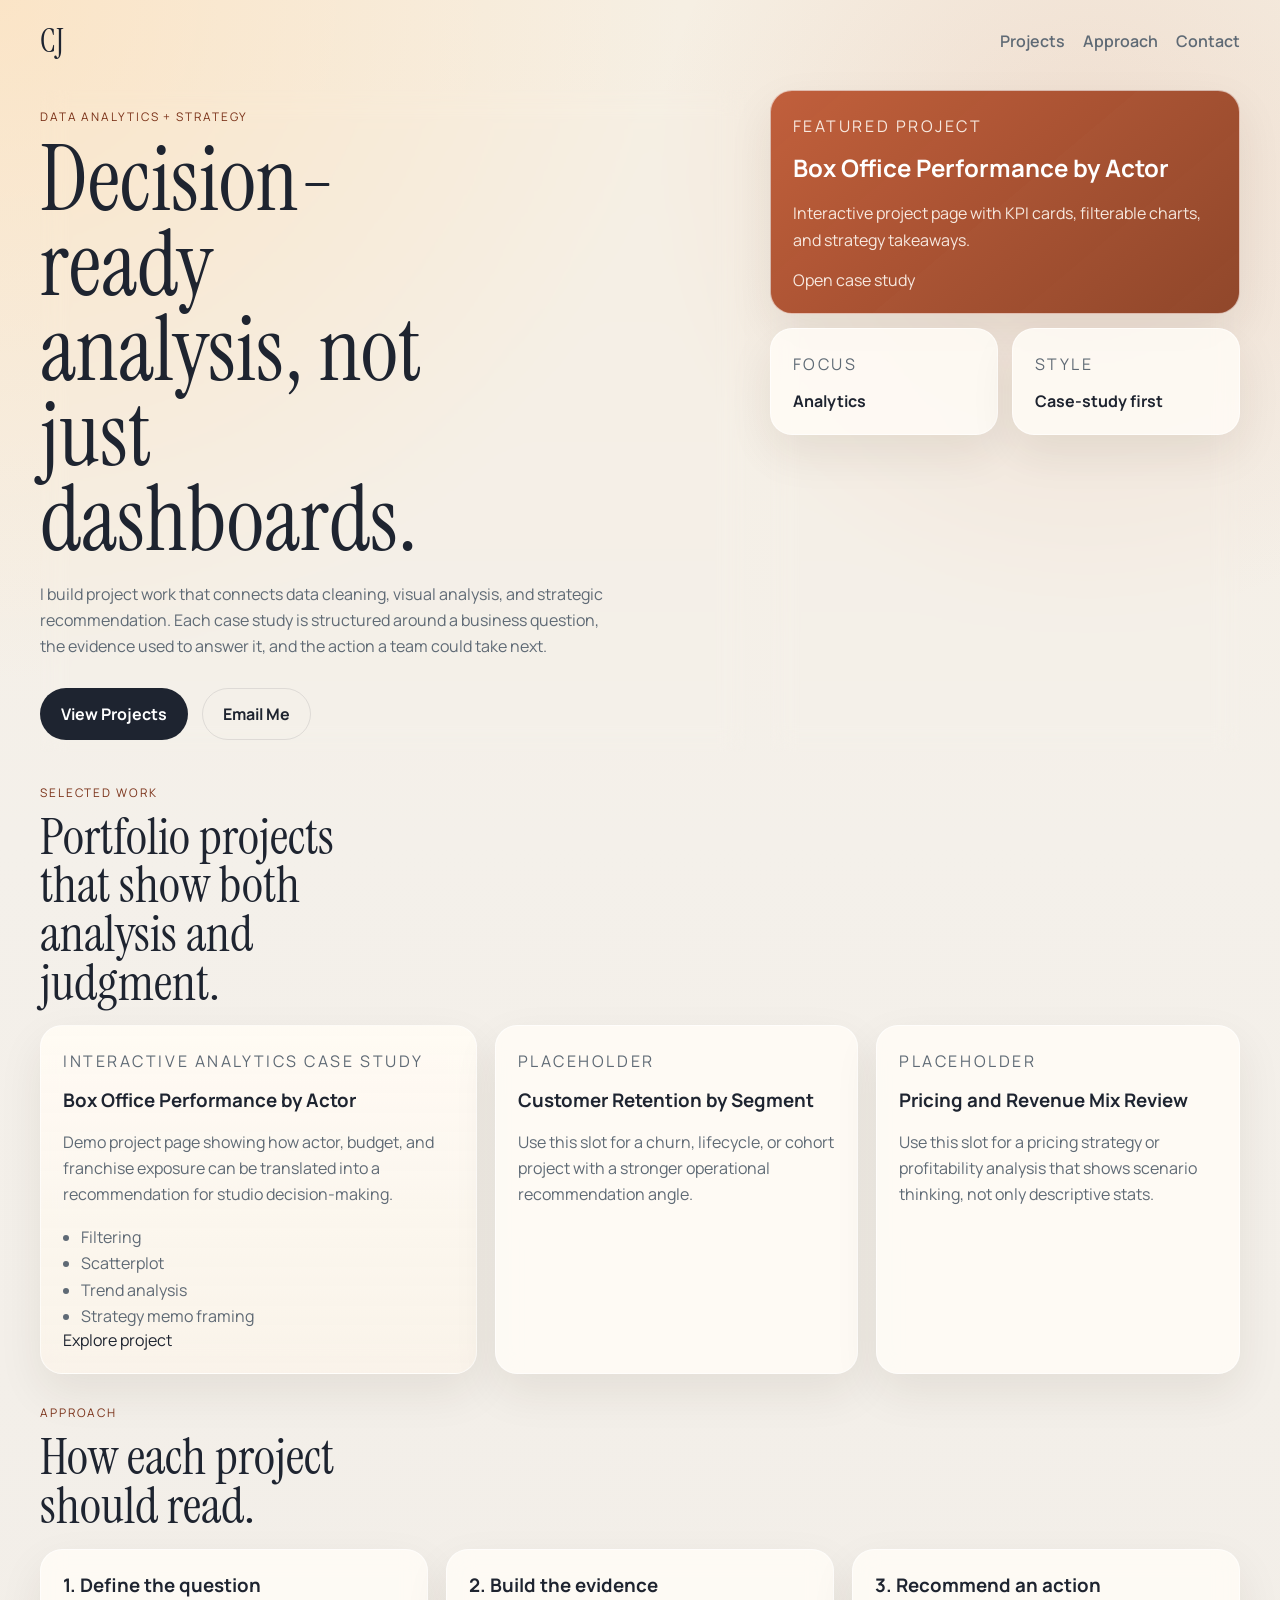
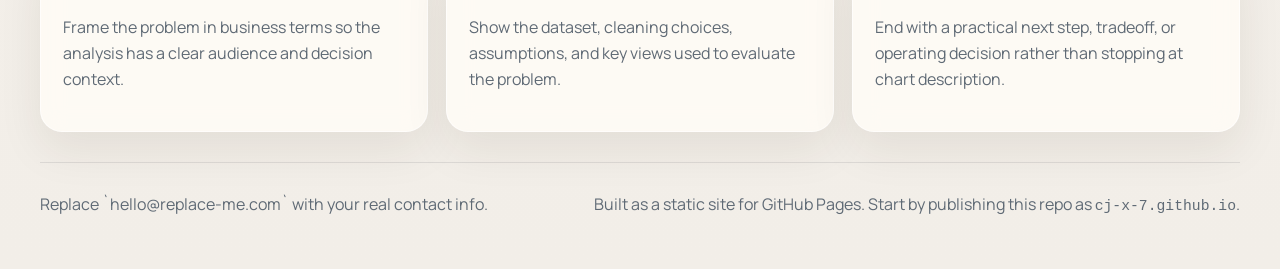
<file: index.html>
<!doctype html>
<html lang="en">
  <head>
    <meta charset="UTF-8" />
    <meta name="viewport" content="width=device-width, initial-scale=1.0" />
    <title>CJ | Data Analytics & Strategy Portfolio</title>
    <meta
      name="description"
      content="Portfolio site for analytics and strategy case studies, dashboards, and recommendations."
    />
    <link rel="preconnect" href="https://fonts.googleapis.com" />
    <link rel="preconnect" href="https://fonts.gstatic.com" crossorigin />
    <link
      href="https://fonts.googleapis.com/css2?family=Instrument+Serif:ital@0;1&family=Manrope:wght@400;500;600;700;800&display=swap"
      rel="stylesheet"
    />
    <link rel="stylesheet" href="styles.css" />
  </head>
  <body>
    <div class="page-shell">
      <header class="site-header">
        <a class="brand" href="index.html">CJ</a>
        <nav class="site-nav">
          <a href="#work">Projects</a>
          <a href="#approach">Approach</a>
          <a href="#contact">Contact</a>
        </nav>
      </header>

      <main>
        <section class="hero">
          <div class="hero-copy">
            <p class="eyebrow">Data Analytics + Strategy</p>
            <h1>Decision-ready analysis, not just dashboards.</h1>
            <p class="hero-text">
              I build project work that connects data cleaning, visual analysis,
              and strategic recommendation. Each case study is structured around
              a business question, the evidence used to answer it, and the
              action a team could take next.
            </p>
            <div class="hero-actions">
              <a class="button button-primary" href="#work">View Projects</a>
              <a class="button button-secondary" href="mailto:hello@replace-me.com"
                >Email Me</a
              >
            </div>
          </div>

          <aside class="hero-panel">
            <div class="panel panel-accent">
              <p class="mini-label">Featured Project</p>
              <h2>Box Office Performance by Actor</h2>
              <p>
                Interactive project page with KPI cards, filterable charts, and
                strategy takeaways.
              </p>
              <a class="text-link" href="projects/box-office-actors.html"
                >Open case study</a
              >
            </div>
            <div class="mini-stats">
              <div class="panel">
                <p class="mini-label">Focus</p>
                <strong>Analytics</strong>
              </div>
              <div class="panel">
                <p class="mini-label">Style</p>
                <strong>Case-study first</strong>
              </div>
            </div>
          </aside>
        </section>

        <section class="section" id="work">
          <div class="section-heading">
            <p class="eyebrow">Selected Work</p>
            <h2>Portfolio projects that show both analysis and judgment.</h2>
          </div>

          <div class="project-grid">
            <article class="project-card project-card-featured">
              <p class="mini-label">Interactive analytics case study</p>
              <h3>Box Office Performance by Actor</h3>
              <p>
                Demo project page showing how actor, budget, and franchise
                exposure can be translated into a recommendation for studio
                decision-making.
              </p>
              <ul class="tag-row">
                <li>Filtering</li>
                <li>Scatterplot</li>
                <li>Trend analysis</li>
                <li>Strategy memo framing</li>
              </ul>
              <a class="text-link" href="projects/box-office-actors.html"
                >Explore project</a
              >
            </article>

            <article class="project-card">
              <p class="mini-label">Placeholder</p>
              <h3>Customer Retention by Segment</h3>
              <p>
                Use this slot for a churn, lifecycle, or cohort project with a
                stronger operational recommendation angle.
              </p>
            </article>

            <article class="project-card">
              <p class="mini-label">Placeholder</p>
              <h3>Pricing and Revenue Mix Review</h3>
              <p>
                Use this slot for a pricing strategy or profitability analysis
                that shows scenario thinking, not only descriptive stats.
              </p>
            </article>
          </div>
        </section>

        <section class="section split-section" id="approach">
          <div class="section-heading">
            <p class="eyebrow">Approach</p>
            <h2>How each project should read.</h2>
          </div>

          <div class="approach-grid">
            <article class="panel">
              <h3>1. Define the question</h3>
              <p>
                Frame the problem in business terms so the analysis has a clear
                audience and decision context.
              </p>
            </article>
            <article class="panel">
              <h3>2. Build the evidence</h3>
              <p>
                Show the dataset, cleaning choices, assumptions, and key views
                used to evaluate the problem.
              </p>
            </article>
            <article class="panel">
              <h3>3. Recommend an action</h3>
              <p>
                End with a practical next step, tradeoff, or operating decision
                rather than stopping at chart description.
              </p>
            </article>
          </div>
        </section>
      </main>

      <footer class="site-footer" id="contact">
        <p>Replace `hello@replace-me.com` with your real contact info.</p>
        <p>
          Built as a static site for GitHub Pages. Start by publishing this repo
          as <code>cj-x-7.github.io</code>.
        </p>
      </footer>
    </div>
    <script src="scripts/site.js"></script>
  </body>
</html>
</file>
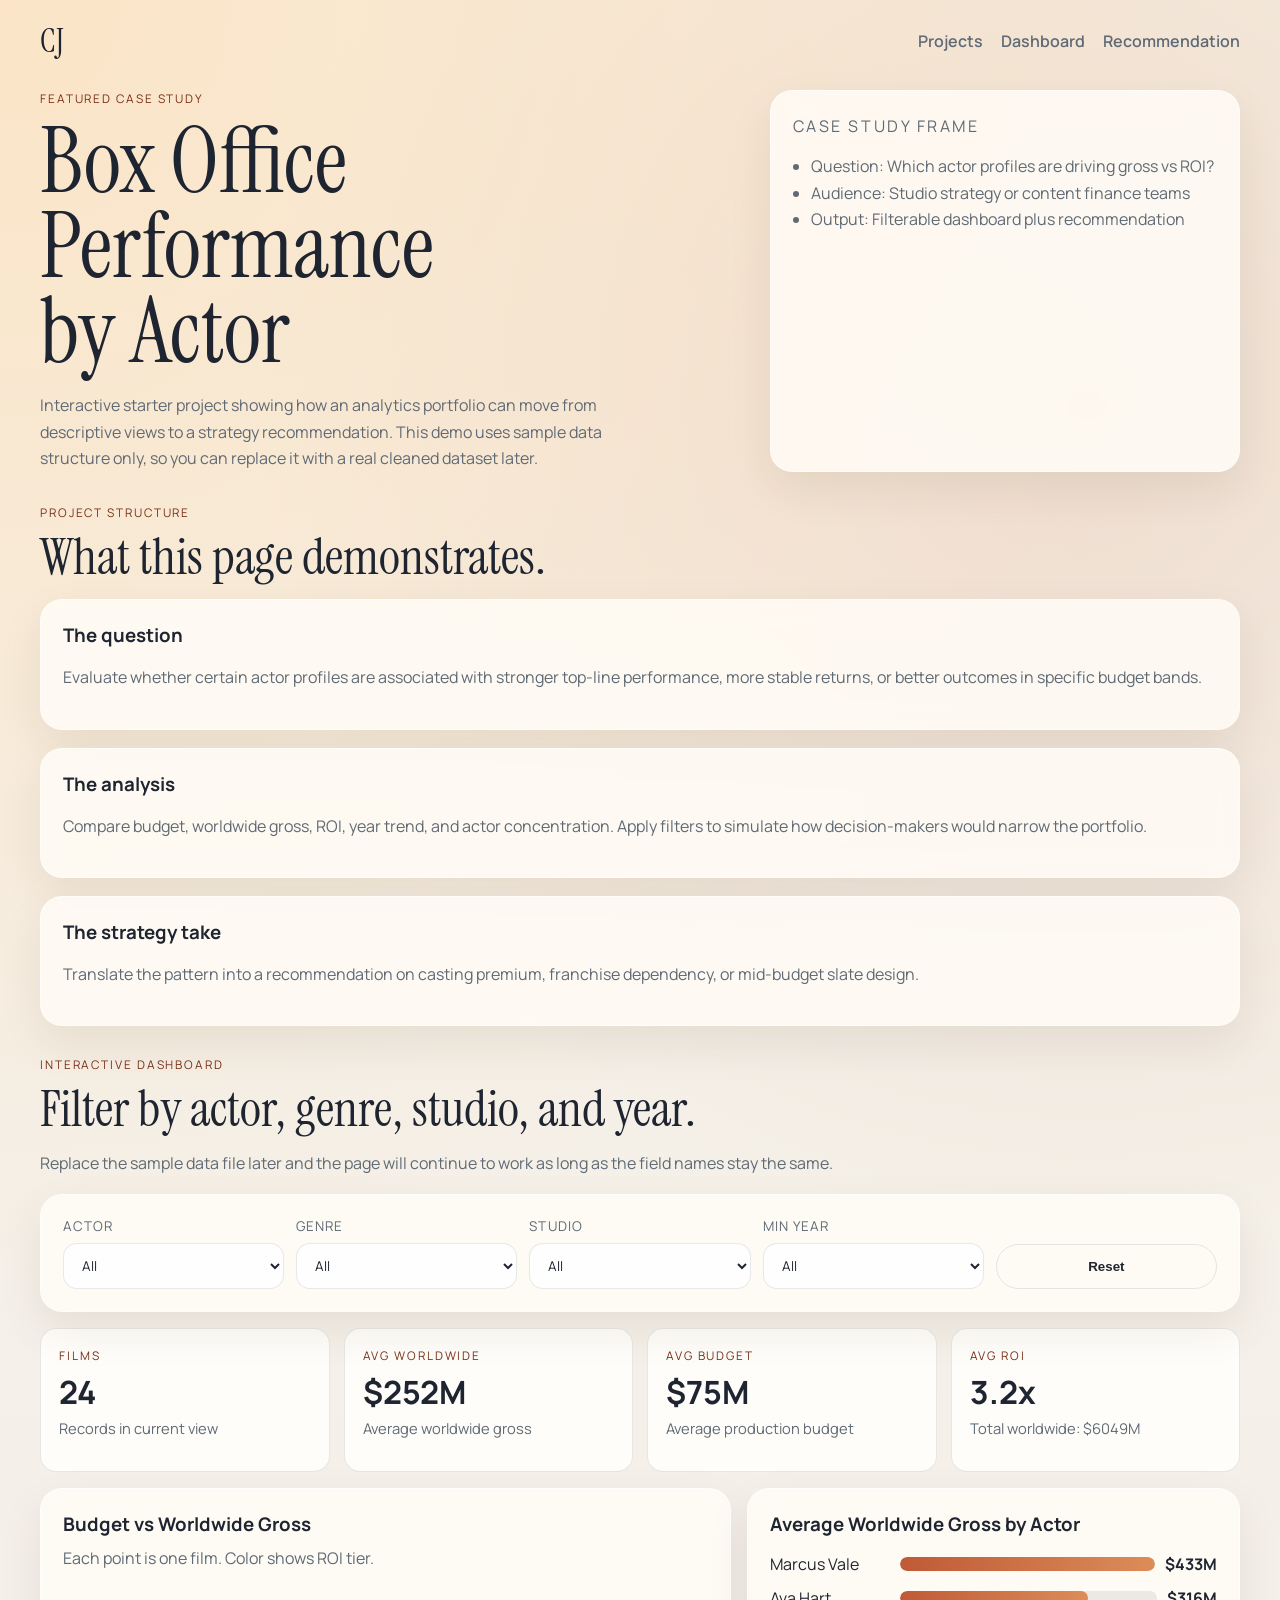
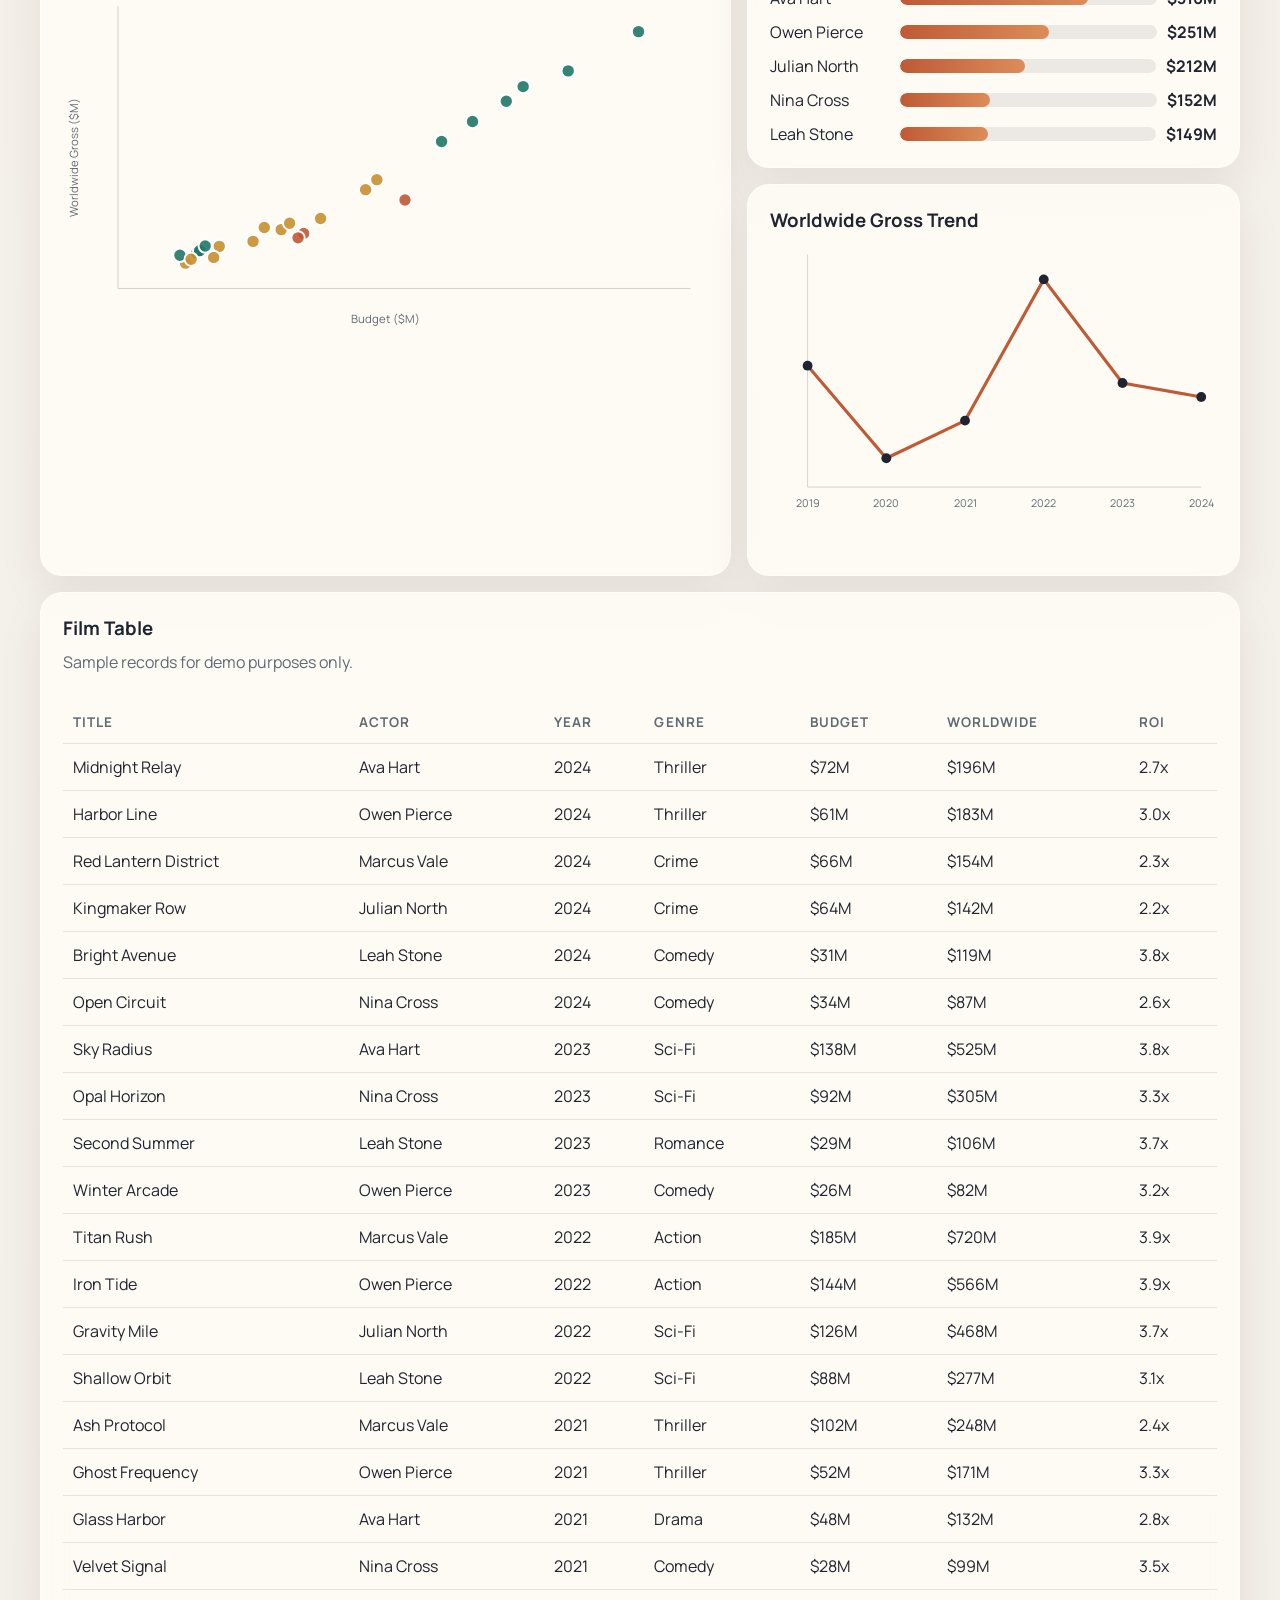
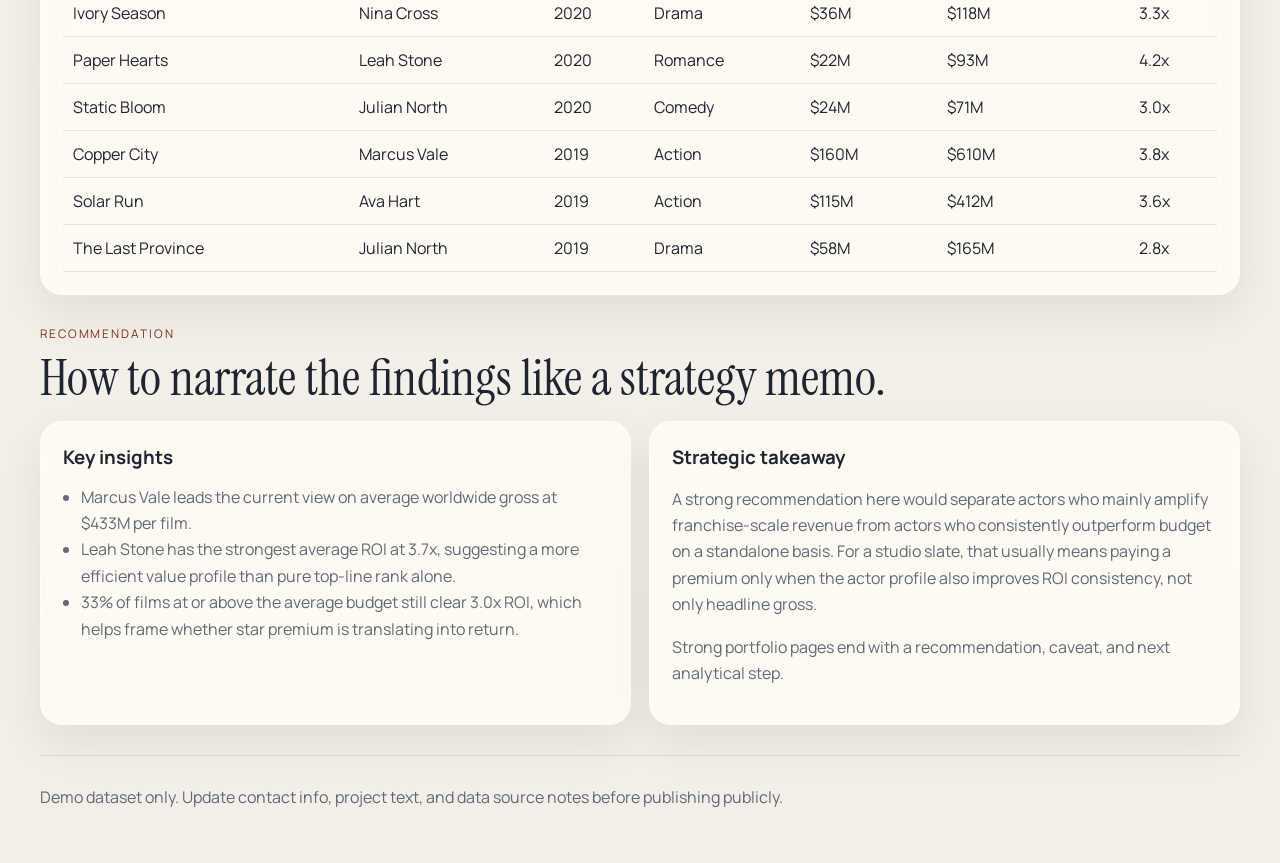
<file: projects/box-office-actors.html>
<!doctype html>
<html lang="en">
  <head>
    <meta charset="UTF-8" />
    <meta name="viewport" content="width=device-width, initial-scale=1.0" />
    <title>Box Office Performance by Actor | CJ Portfolio</title>
    <meta
      name="description"
      content="Interactive demo case study showing actor-linked box office performance, ROI, and strategy takeaways."
    />
    <link rel="preconnect" href="https://fonts.googleapis.com" />
    <link rel="preconnect" href="https://fonts.gstatic.com" crossorigin />
    <link
      href="https://fonts.googleapis.com/css2?family=Instrument+Serif:ital@0;1&family=Manrope:wght@400;500;600;700;800&display=swap"
      rel="stylesheet"
    />
    <link rel="stylesheet" href="../styles.css" />
  </head>
  <body>
    <div class="page-shell">
      <header class="site-header">
        <a class="brand" href="../index.html">CJ</a>
        <nav class="site-nav">
          <a href="../index.html#work">Projects</a>
          <a href="#dashboard">Dashboard</a>
          <a href="#recommendation">Recommendation</a>
        </nav>
      </header>

      <main class="project-layout">
        <section class="project-hero">
          <div>
            <p class="eyebrow">Featured Case Study</p>
            <h1>Box Office Performance by Actor</h1>
            <p class="hero-text">
              Interactive starter project showing how an analytics portfolio can
              move from descriptive views to a strategy recommendation. This
              demo uses sample data structure only, so you can replace it with a
              real cleaned dataset later.
            </p>
          </div>
          <div class="panel">
            <p class="mini-label">Case Study Frame</p>
            <ul class="project-meta">
              <li>Question: Which actor profiles are driving gross vs ROI?</li>
              <li>Audience: Studio strategy or content finance teams</li>
              <li>Output: Filterable dashboard plus recommendation</li>
            </ul>
          </div>
        </section>

        <section class="section">
          <div class="section-heading compact">
            <p class="eyebrow">Project Structure</p>
            <h2>What this page demonstrates.</h2>
          </div>
          <div class="approach-grid">
            <article class="panel">
              <h3>The question</h3>
              <p>
                Evaluate whether certain actor profiles are associated with
                stronger top-line performance, more stable returns, or better
                outcomes in specific budget bands.
              </p>
            </article>
            <article class="panel">
              <h3>The analysis</h3>
              <p>
                Compare budget, worldwide gross, ROI, year trend, and actor
                concentration. Apply filters to simulate how decision-makers
                would narrow the portfolio.
              </p>
            </article>
            <article class="panel">
              <h3>The strategy take</h3>
              <p>
                Translate the pattern into a recommendation on casting premium,
                franchise dependency, or mid-budget slate design.
              </p>
            </article>
          </div>
        </section>

        <section class="section" id="dashboard">
          <div class="section-heading compact">
            <p class="eyebrow">Interactive Dashboard</p>
            <h2>Filter by actor, genre, studio, and year.</h2>
            <p class="section-copy">
              Replace the sample data file later and the page will continue to
              work as long as the field names stay the same.
            </p>
          </div>

          <div class="filter-bar panel">
            <label>
              Actor
              <select id="actorFilter"></select>
            </label>
            <label>
              Genre
              <select id="genreFilter"></select>
            </label>
            <label>
              Studio
              <select id="studioFilter"></select>
            </label>
            <label>
              Min Year
              <select id="yearFilter"></select>
            </label>
            <button class="button button-secondary" id="resetFilters" type="button">
              Reset
            </button>
          </div>

          <div class="kpi-grid" id="kpis"></div>

          <div class="dashboard-grid">
            <article class="panel chart-panel chart-panel-large">
              <div class="chart-header">
                <div>
                  <h3>Budget vs Worldwide Gross</h3>
                  <p class="chart-note">
                    Each point is one film. Color shows ROI tier.
                  </p>
                </div>
              </div>
              <div id="scatterChart" class="svg-chart"></div>
            </article>

            <article class="panel chart-panel">
              <h3>Average Worldwide Gross by Actor</h3>
              <div id="actorBars" class="bars-chart"></div>
            </article>

            <article class="panel chart-panel">
              <h3>Worldwide Gross Trend</h3>
              <div id="trendChart" class="svg-chart"></div>
            </article>
          </div>

          <article class="panel table-panel">
            <div class="chart-header">
              <div>
                <h3>Film Table</h3>
                <p class="chart-note">
                  Sample records for demo purposes only.
                </p>
              </div>
            </div>
            <div class="table-wrap">
              <table>
                <thead>
                  <tr>
                    <th>Title</th>
                    <th>Actor</th>
                    <th>Year</th>
                    <th>Genre</th>
                    <th>Budget</th>
                    <th>Worldwide</th>
                    <th>ROI</th>
                  </tr>
                </thead>
                <tbody id="filmTableBody"></tbody>
              </table>
            </div>
          </article>
        </section>

        <section class="section split-section" id="recommendation">
          <div class="section-heading compact">
            <p class="eyebrow">Recommendation</p>
            <h2>How to narrate the findings like a strategy memo.</h2>
          </div>
          <div class="recommendation-grid">
            <article class="panel">
              <h3>Key insights</h3>
              <ul id="insightList" class="insight-list"></ul>
            </article>
            <article class="panel">
              <h3>Strategic takeaway</h3>
              <p id="strategySummary">
                Use this space for your recommendation once you replace the demo
                data with a sourced dataset.
              </p>
              <p class="chart-note">
                Strong portfolio pages end with a recommendation, caveat, and
                next analytical step.
              </p>
            </article>
          </div>
        </section>
      </main>

      <footer class="site-footer">
        <p>
          Demo dataset only. Update contact info, project text, and data source
          notes before publishing publicly.
        </p>
      </footer>
    </div>
    <script src="../data/box-office.js"></script>
    <script src="../scripts/box-office.js"></script>
  </body>
</html>
</file>
<file: styles.css>
:root {
  --bg: #f3efe6;
  --bg-soft: #fbf8f2;
  --surface: rgba(255, 252, 246, 0.86);
  --surface-strong: #fffdf9;
  --ink: #1e2430;
  --muted: #5f6a75;
  --accent: #bf5a36;
  --accent-dark: #7a3118;
  --accent-soft: rgba(191, 90, 54, 0.14);
  --line: rgba(30, 36, 48, 0.1);
  --shadow: 0 18px 45px rgba(53, 35, 14, 0.08);
  --radius: 22px;
  --radius-small: 16px;
  --good: #207868;
  --mid: #c88f2f;
  --soft-blue: #dce8f5;
}

* {
  box-sizing: border-box;
}

html {
  scroll-behavior: smooth;
}

body {
  margin: 0;
  font-family: "Manrope", "Segoe UI", sans-serif;
  color: var(--ink);
  background:
    radial-gradient(circle at top left, rgba(255, 220, 176, 0.55), transparent 30%),
    radial-gradient(circle at 85% 10%, rgba(191, 90, 54, 0.12), transparent 22%),
    linear-gradient(180deg, #f6efe3 0%, #f4f0ea 45%, #f2eee8 100%);
}

a {
  color: inherit;
  text-decoration: none;
}

code {
  font-family: "SFMono-Regular", Consolas, monospace;
  font-size: 0.92em;
}

.page-shell {
  width: min(1200px, calc(100% - 32px));
  margin: 0 auto;
  padding: 20px 0 36px;
}

.site-header,
.site-footer,
.hero,
.section,
.project-hero {
  position: relative;
}

.site-header {
  display: flex;
  justify-content: space-between;
  align-items: center;
  margin-bottom: 28px;
}

.brand {
  font-family: "Instrument Serif", Georgia, serif;
  font-size: 2rem;
  letter-spacing: 0.02em;
}

.site-nav {
  display: flex;
  gap: 18px;
  color: var(--muted);
  font-weight: 600;
}

.site-nav a:hover,
.text-link:hover {
  color: var(--accent-dark);
}

.hero,
.project-hero {
  display: grid;
  grid-template-columns: 1.2fr 0.8fr;
  gap: 24px;
  align-items: stretch;
  margin-bottom: 32px;
}

.hero-copy,
.hero-panel,
.panel,
.project-card {
  backdrop-filter: blur(12px);
}

.hero-copy {
  padding: 18px 0 12px;
}

.eyebrow,
.mini-label {
  text-transform: uppercase;
  letter-spacing: 0.16em;
  font-size: 0.74rem;
  color: var(--accent-dark);
  margin: 0 0 12px;
}

h1,
h2,
h3 {
  margin: 0;
}

h1,
.section-heading h2 {
  font-family: "Instrument Serif", Georgia, serif;
  font-weight: 400;
  line-height: 0.95;
}

h1 {
  font-size: clamp(3.2rem, 7vw, 5.8rem);
  max-width: 10ch;
}

.section-heading h2 {
  font-size: clamp(2rem, 4vw, 3.4rem);
  max-width: 14ch;
}

.hero-text,
.section-copy,
.panel p,
.project-card p,
.site-footer p {
  color: var(--muted);
  line-height: 1.65;
  font-size: 1rem;
}

.hero-text {
  max-width: 58ch;
  margin: 18px 0 0;
}

.hero-actions {
  display: flex;
  gap: 14px;
  margin-top: 28px;
  flex-wrap: wrap;
}

.button {
  border-radius: 999px;
  padding: 14px 20px;
  font-weight: 700;
  display: inline-flex;
  align-items: center;
  justify-content: center;
  border: 1px solid transparent;
  cursor: pointer;
}

.button-primary {
  background: var(--ink);
  color: white;
}

.button-secondary {
  background: transparent;
  border-color: var(--line);
  color: var(--ink);
}

.panel,
.project-card {
  background: var(--surface);
  border: 1px solid rgba(255, 255, 255, 0.6);
  box-shadow: var(--shadow);
  border-radius: var(--radius);
  padding: 22px;
}

.panel-accent {
  background:
    linear-gradient(140deg, rgba(191, 90, 54, 0.97), rgba(138, 61, 31, 0.95)),
    var(--surface);
  color: white;
}

.panel-accent p,
.panel-accent .mini-label,
.panel-accent .text-link {
  color: rgba(255, 248, 242, 0.9);
}

.mini-stats {
  display: grid;
  grid-template-columns: 1fr 1fr;
  gap: 14px;
  margin-top: 14px;
}

.section {
  margin: 26px 0 30px;
}

.section-heading {
  margin-bottom: 18px;
}

.section-heading.compact h2 {
  max-width: none;
}

.project-grid,
.approach-grid,
.recommendation-grid {
  display: grid;
  gap: 18px;
}

.project-grid {
  grid-template-columns: 1.2fr 1fr 1fr;
}

.project-card-featured {
  background: linear-gradient(180deg, rgba(255, 251, 244, 0.95), rgba(250, 243, 233, 0.88));
}

.tag-row,
.project-meta,
.insight-list {
  margin: 14px 0 0;
  padding-left: 18px;
  color: var(--muted);
  line-height: 1.65;
}

.split-section .approach-grid,
.recommendation-grid {
  grid-template-columns: repeat(3, 1fr);
}

.site-footer {
  display: flex;
  justify-content: space-between;
  gap: 24px;
  padding-top: 12px;
  border-top: 1px solid var(--line);
  margin-top: 28px;
}

.project-layout .section {
  margin-top: 18px;
}

.filter-bar {
  display: grid;
  grid-template-columns: repeat(5, minmax(0, 1fr));
  gap: 12px;
  align-items: end;
}

.filter-bar label {
  display: grid;
  gap: 8px;
  font-size: 0.84rem;
  text-transform: uppercase;
  letter-spacing: 0.08em;
  color: var(--muted);
}

select {
  width: 100%;
  padding: 12px 14px;
  border-radius: 14px;
  border: 1px solid var(--line);
  background: rgba(255, 255, 255, 0.9);
  color: var(--ink);
  font: inherit;
}

.kpi-grid {
  display: grid;
  grid-template-columns: repeat(4, 1fr);
  gap: 14px;
  margin: 16px 0;
}

.kpi-card {
  background: var(--surface-strong);
  border: 1px solid var(--line);
  border-radius: var(--radius-small);
  padding: 18px;
}

.kpi-card strong {
  display: block;
  font-size: 2rem;
  line-height: 1.05;
  margin-top: 8px;
}

.dashboard-grid {
  display: grid;
  grid-template-columns: 1.4fr 1fr;
  gap: 16px;
}

.chart-panel-large {
  grid-row: span 2;
}

.chart-header {
  display: flex;
  justify-content: space-between;
  gap: 16px;
  align-items: start;
}

.chart-note {
  color: var(--muted);
  font-size: 0.92rem;
  margin-top: 8px;
}

.svg-chart {
  width: 100%;
  min-height: 320px;
}

.bars-chart {
  display: grid;
  gap: 12px;
  margin-top: 16px;
}

.bar-row {
  display: grid;
  grid-template-columns: 120px 1fr auto;
  gap: 10px;
  align-items: center;
}

.bar-track {
  height: 14px;
  border-radius: 999px;
  background: rgba(30, 36, 48, 0.08);
  overflow: hidden;
}

.bar-fill {
  height: 100%;
  border-radius: 999px;
  background: linear-gradient(90deg, var(--accent), #dc8c59);
}

.table-panel {
  margin-top: 16px;
}

.table-wrap {
  overflow-x: auto;
}

table {
  width: 100%;
  border-collapse: collapse;
  margin-top: 10px;
}

th,
td {
  padding: 12px 10px;
  border-bottom: 1px solid var(--line);
  text-align: left;
  white-space: nowrap;
}

thead th {
  color: var(--muted);
  font-size: 0.84rem;
  text-transform: uppercase;
  letter-spacing: 0.08em;
}

.empty-state {
  color: var(--muted);
  padding: 16px 0 4px;
}

.recommendation-grid {
  grid-template-columns: 1fr 1fr;
}

.tooltip {
  position: fixed;
  pointer-events: none;
  background: rgba(25, 25, 28, 0.92);
  color: white;
  padding: 10px 12px;
  border-radius: 12px;
  font-size: 0.86rem;
  line-height: 1.4;
  box-shadow: 0 10px 22px rgba(0, 0, 0, 0.2);
  z-index: 10;
  max-width: 260px;
}

@media (max-width: 980px) {
  .hero,
  .project-hero,
  .project-grid,
  .dashboard-grid,
  .filter-bar,
  .kpi-grid,
  .split-section .approach-grid,
  .recommendation-grid {
    grid-template-columns: 1fr;
  }

  .site-header,
  .site-footer {
    flex-direction: column;
    align-items: flex-start;
  }

  .chart-panel-large {
    grid-row: auto;
  }
}
</file>
